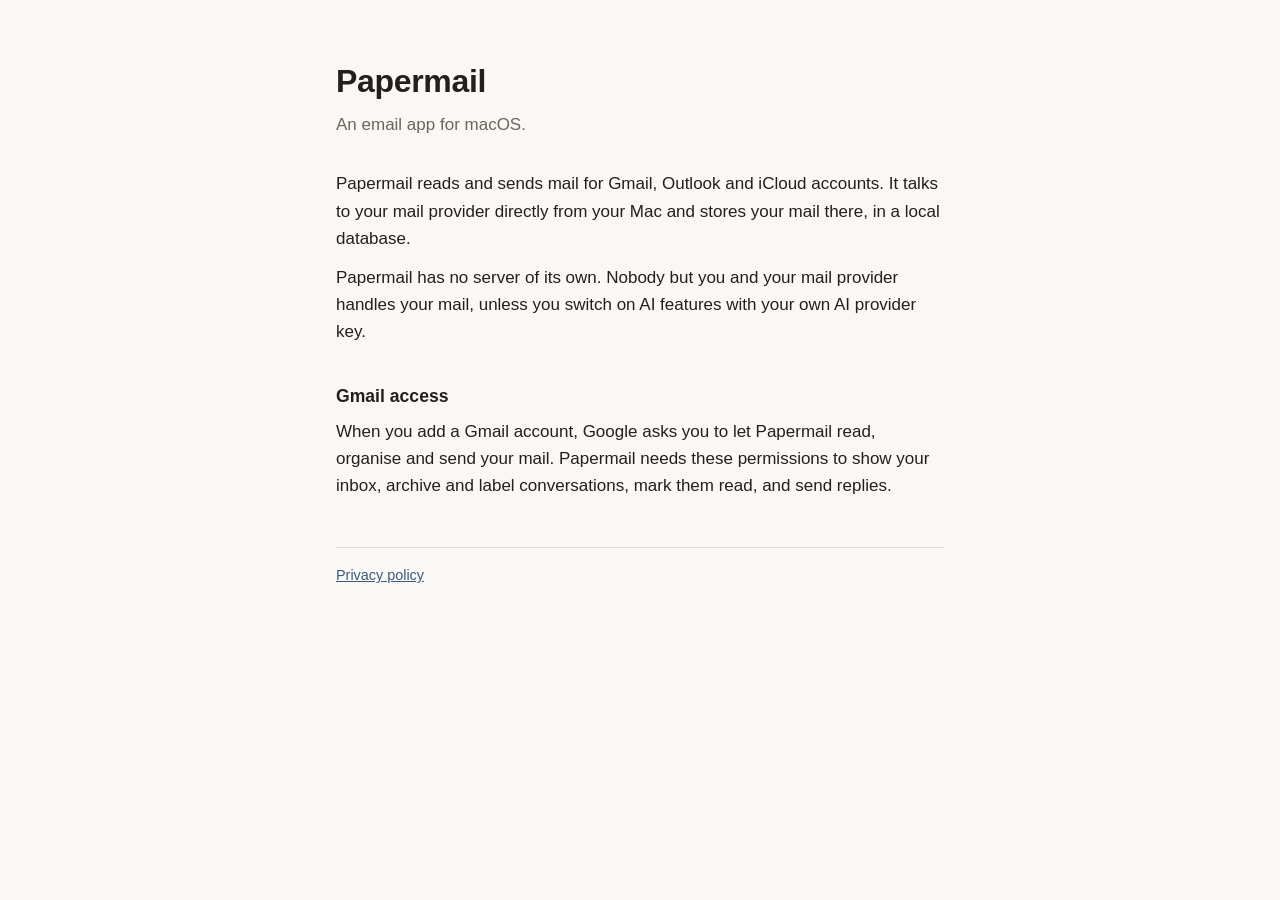
<file: index.html>
<!doctype html>
<html lang="en">
<head>
  <meta charset="utf-8">
  <meta name="viewport" content="width=device-width, initial-scale=1">
  <title>Papermail</title>
  <meta name="description" content="Papermail is an email app for macOS that keeps your mail on your Mac.">
  <link rel="stylesheet" href="style.css">
</head>
<body>
  <main>
    <h1>Papermail</h1>
    <p class="lede">An email app for macOS.</p>

    <p>Papermail reads and sends mail for Gmail, Outlook and iCloud accounts. It talks to your mail provider directly from your Mac and stores your mail there, in a local database.</p>
    <p>Papermail has no server of its own. Nobody but you and your mail provider handles your mail, unless you switch on AI features with your own AI provider key.</p>

    <h2>Gmail access</h2>
    <p>When you add a Gmail account, Google asks you to let Papermail read, organise and send your mail. Papermail needs these permissions to show your inbox, archive and label conversations, mark them read, and send replies.</p>

    <footer>
      <a href="privacy.html">Privacy policy</a>
    </footer>
  </main>
</body>
</html>
</file>
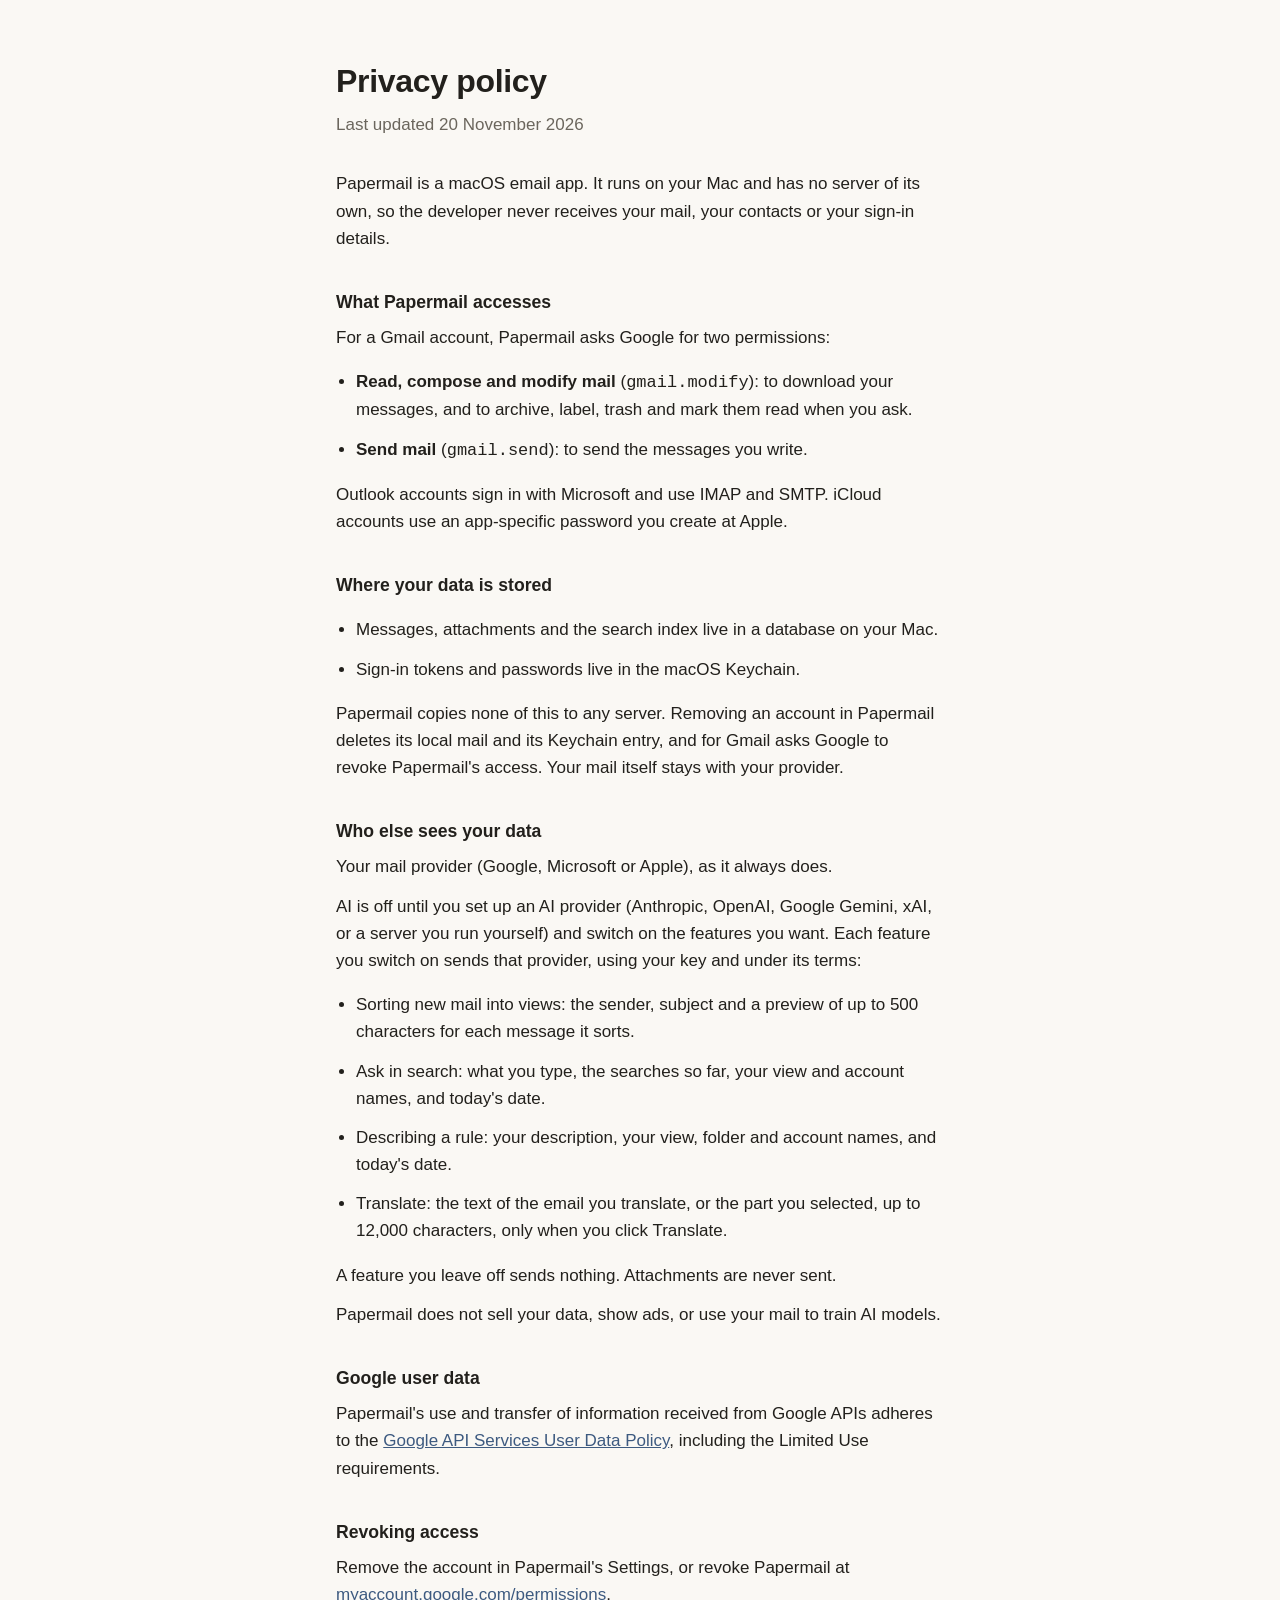
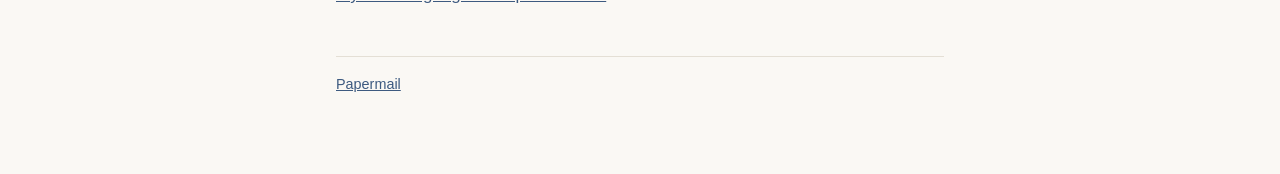
<file: privacy.html>
<!doctype html>
<html lang="en">
<head>
  <meta charset="utf-8">
  <meta name="viewport" content="width=device-width, initial-scale=1">
  <title>Papermail privacy policy</title>
  <meta name="description" content="What Papermail accesses, where it stores it, and who else sees it.">
  <link rel="stylesheet" href="style.css">
</head>
<body>
  <main>
    <h1>Privacy policy</h1>
    <p class="lede">Last updated 20 November 2026</p>

    <p>Papermail is a macOS email app. It runs on your Mac and has no server of its own, so the developer never receives your mail, your contacts or your sign-in details.</p>

    <h2>What Papermail accesses</h2>
    <p>For a Gmail account, Papermail asks Google for two permissions:</p>
    <ul>
      <li><strong>Read, compose and modify mail</strong> (<code>gmail.modify</code>): to download your messages, and to archive, label, trash and mark them read when you ask.</li>
      <li><strong>Send mail</strong> (<code>gmail.send</code>): to send the messages you write.</li>
    </ul>
    <p>Outlook accounts sign in with Microsoft and use IMAP and SMTP. iCloud accounts use an app-specific password you create at Apple.</p>

    <h2>Where your data is stored</h2>
    <ul>
      <li>Messages, attachments and the search index live in a database on your Mac.</li>
      <li>Sign-in tokens and passwords live in the macOS Keychain.</li>
    </ul>
    <p>Papermail copies none of this to any server. Removing an account in Papermail deletes its local mail and its Keychain entry, and for Gmail asks Google to revoke Papermail's access. Your mail itself stays with your provider.</p>

    <h2>Who else sees your data</h2>
    <p>Your mail provider (Google, Microsoft or Apple), as it always does.</p>
    <p>AI is off until you set up an AI provider (Anthropic, OpenAI, Google Gemini, xAI, or a server you run yourself) and switch on the features you want. Each feature you switch on sends that provider, using your key and under its terms:</p>
    <ul>
      <li>Sorting new mail into views: the sender, subject and a preview of up to 500 characters for each message it sorts.</li>
      <li>Ask in search: what you type, the searches so far, your view and account names, and today's date.</li>
      <li>Describing a rule: your description, your view, folder and account names, and today's date.</li>
      <li>Translate: the text of the email you translate, or the part you selected, up to 12,000 characters, only when you click Translate.</li>
    </ul>
    <p>A feature you leave off sends nothing. Attachments are never sent.</p>
    <p>Papermail does not sell your data, show ads, or use your mail to train AI models.</p>

    <h2>Google user data</h2>
    <p>Papermail's use and transfer of information received from Google APIs adheres to the <a href="https://developers.google.com/terms/api-services-user-data-policy">Google API Services User Data Policy</a>, including the Limited Use requirements.</p>

    <h2>Revoking access</h2>
    <p>Remove the account in Papermail's Settings, or revoke Papermail at <a href="https://myaccount.google.com/permissions">myaccount.google.com/permissions</a>.</p>

    <footer>
      <a href="index.html">Papermail</a>
    </footer>
  </main>
</body>
</html>
</file>
<file: style.css>
:root {
  --bg: #faf8f4;
  --text: #22201c;
  --muted: #6b665d;
  --rule: #e4dfd5;
  --link: #3d5a80;
}
@media (prefers-color-scheme: dark) {
  :root {
    --bg: #1c1b19;
    --text: #ece8e1;
    --muted: #a39d92;
    --rule: #34322e;
    --link: #9cb8de;
  }
}
* { box-sizing: border-box; }
body {
  margin: 0;
  background: var(--bg);
  color: var(--text);
  font: 17px/1.6 -apple-system, BlinkMacSystemFont, "Helvetica Neue", sans-serif;
}
main { max-width: 640px; margin: 0 auto; padding: 56px 16px 80px; }
h1 { font-size: 2rem; margin: 0 0 4px; letter-spacing: -0.01em; }
h2 { font-size: 1.1rem; margin: 36px 0 8px; }
p, li { margin: 0 0 12px; }
ul { padding-left: 20px; }
.lede { color: var(--muted); margin-bottom: 32px; }
a { color: var(--link); }
footer { margin-top: 48px; padding-top: 16px; border-top: 1px solid var(--rule); color: var(--muted); font-size: 0.9rem; }
</file>
